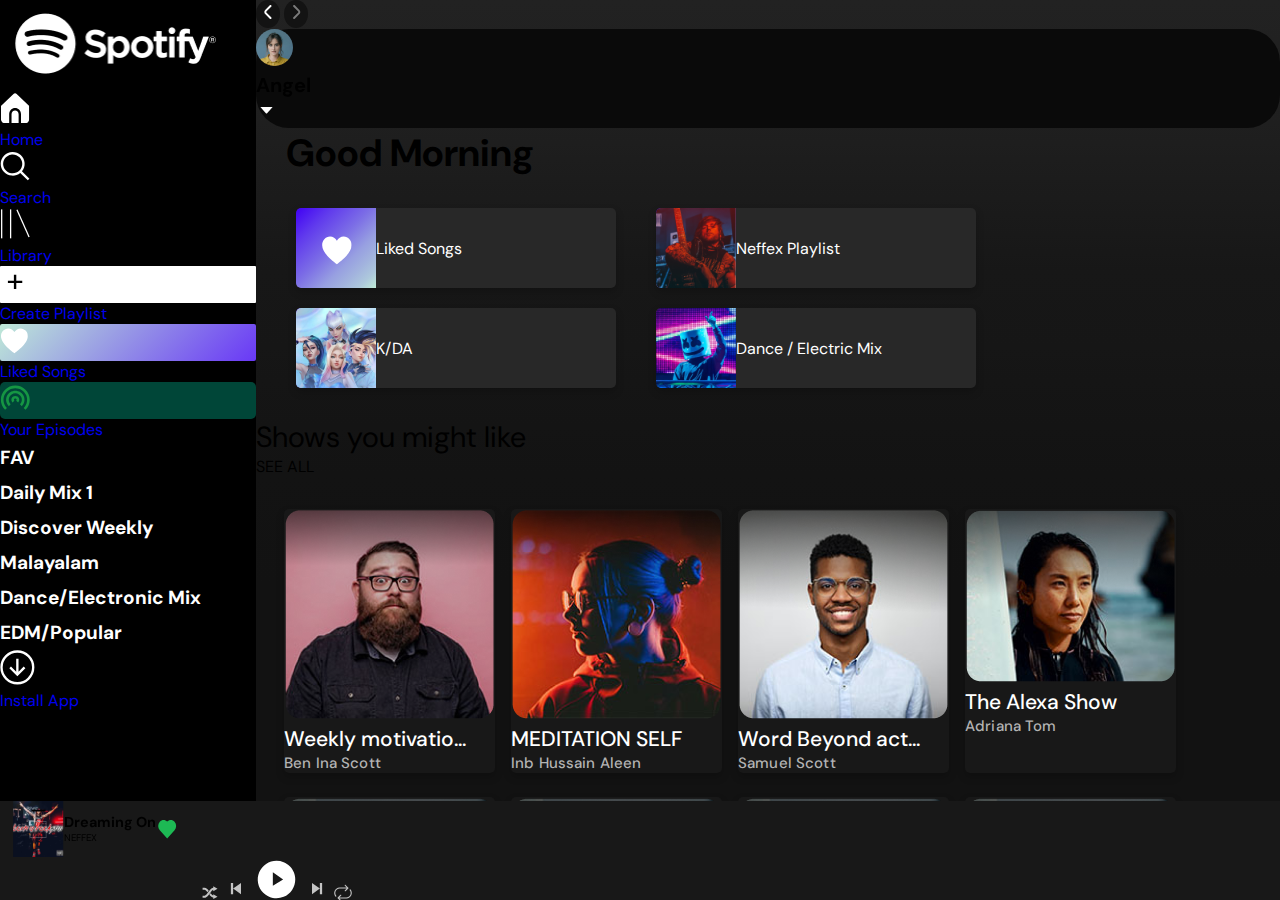
<file: index.html>
<!DOCTYPE html>
<html lang="en">
<head>
    <meta charset="UTF-8">
    <meta name="viewport" content="width=device-width, initial-scale=1.0">
    <link rel="icon" type="image/png" href="./images/download 1(1).png" sizes="18x18 34x34 50x50 66x66">
    <title>Spotify Clone</title>
    <link rel="Stylesheet" href="./style.css">
    <link
      rel="stylesheet" href="https://cdn.jsdelivr.net/npm/bootstrap@4.1.3/dist/css/bootstrap.min.css" integrity="sha384-MCw98/SFnGE8fJT3GXwEOngsV7Zt27NXFoaoApmYm81iuXoPkFOJwJ8ERdknLPMO" crossorigin="anonymous"/>
</head>
<body>
    <section class="home">
        <section class="left-rectangle">
            <section class="left-section">
                <div class="spotify-logo">
                    <img src="./images/Spotify logo.png" alt="spotify-logo" width="180vw"/>
                </div>
                <div class="left-option-top px-3">
                    <div class="my-home d-flex align-items-center my-1">
                        <img class="py-2" src="./images/home.svg"  width="29.645px" height="32.116px" flex-shrink: 0/>
                        <a href="#"><p class="text-white mb-0 mx-3 font-weight-bold">Home</p></a>
                    </div>
                    <div class="my-search d-flex align-items-center">
                        <img class="py-2" src="./images/01 align center.svg" width="29.645px" height="32.116px"/>
                        <a href="#"><p class="text-white mb-0 mx-3 font-weight-bold">Search</p></a>
                    </div>
                    <div class="my-library d-flex align-items-center ">
                        <img class="py-2" src="./images/library.svg" width="29.645px" height="32.116px"/>
                        <a href="./library.html"><p class="text-white mb-0 mx-3 font-weight-bold">Library</p></a>
                    </div>
                </div>
                
                <div class="left-side-middle my-3 px-3">
                    <div class="create-playlist d-flex align-items-center my-3">
                        <div class="playlist-bg">
                            <img class="py-2" src="./images/fi-ss-plus-small.svg" width="29.645px" height="32.116px">
                        </div>
                        <a href="#"><p class="text-white mb-0 mx-3 font-weight-bold">Create Playlist</p></a>
                    </div>

                    <div class="liked-song d-flex align-items-center my-3">
                        <div class="liked-song-bg">
                            <img class="py-2" src="./images/fi-ss-heart.svg" width="29.645px" height="32.116px">
                        </div>
                        <a href="#"><p class="text-white mb-0 mx-3 font-weight-bold">Liked Songs</p></a>
                    </div>

                    <div class="my-episodes d-flex align-items-center my-3">
                        <div class="my-episode-bg">
                            <img class="py-2" src="./images/Group.svg" width="29.645px" height="32.116px">
                        </div>
                        <a href="#"><p class="text-white mb-0 mx-3 font-weight-bold">Your Episodes</p></a>
                    </div>

                </div>

                <div class="left-side-bottom my-3 px-3">
                    <a class="option" href="#"><p>FAV</p></a>
                    <a class="option" href="#"><p>Daily Mix 1</p></a>
                    <a class="option" href="#"><p>Discover Weekly</p></a>
                    <a class="option" href="#"><p>Malayalam</p></a>
                    <a class="option" href="#"><p>Dance/Electronic Mix</p></a>
                    <a class="option" href="#"><p>EDM/Popular</p></a>
                </div>

                <div class="my-install px-3 mb-0 d-flex align-items-center">
                    <div class="install-img">
                        <img class="py-2" src="./images/grommet-icons_install-option.svg" width="35px" height="35px"/>
                    </div>    
                    <div class="text">
                        <a class="mb-0 text-white" href="#">
                                <p class="mb-0 px-3 font-weight-bold">Install App</p>
                        </a>
                    </div>
                </div>  

            </section>  
        </section>

        <section class="right-side-scroll">
            <section class="right-section">

                <header class="rs-header d-flex justify-content-between p-3">
                    <div>
                        <button class="left-btn"><img src="./images/fi-rr-angle-small-left.svg"></button>
                        <button class="right-btn"><img src="./images/fi-rr-angle-small-right.svg"></button>
                    </div>

                    <div class="login d-flex align-items-center profile-info py-1 pr-3 pl-1">
                        <img class="profile-img" src="./images/Ellipse 3.svg">
                        <p class="profile-name text-white mb-0 pl-2 mr-3">Angel</p>
                        <img src="./images/fi-ss-caret-down.svg" alt="down-arrow">
                    </div>
                </header>

                <section class="right-middle-section">
                    <p class="r-m-s-heading mb-0 text-white">Good Morning</p>
                    <div class="m-s-cards">
                        <div class="cards">
                            <div class="m-s-image liky-bg">
                                <img class="heart-pic" src="./images/fi-ss-heart.svg" width="33px" alt="liked songs">
                            </div>
                            <div class="m-s-cards-pic-text pl-4">Liked Songs</div>
                        </div>

                        <div class="cards">
                            <div class="m-s-image ">
                                <img  src="./images/r3.png" width="80px" height="80px" alt="Neffex Playlist">
                            </div>
                            <div class="m-s-cards-pic-text pl-4">Neffex Playlist</div>
                        </div>

                        <div class="cards">
                            <div class="m-s-image k-da">
                                <img  src="./images/r4.png" width="80px" height="80px" alt="K/DA image">
                            </div>
                            <div class="m-s-cards-pic-text pl-4">K/DA</div>
                        </div>

                        <div class="cards">
                            <div class="m-s-image ed-mix">
                                <img  src="./images/r5.jpg" width="80px" height="80px" alt="mix songs">
                            </div>
                            <div class="m-s-cards-pic-text pl-4">Dance / Electric Mix</div>
                        </div>


                    </div> 
                </section>

                <section class="d-flex justify-content-between align-items-center text-white px-4">
                    <p class="show-like font-weight-bold fs-5">Shows you might like</p>
                    <p class="see-all font-weight-bold mr-3">SEE ALL</p>
                </section>

                <section class="playlist">
                    <div class="playlist-card">
                        <img class="p-3" src="./images/last1.png" alt="weekly motivation">
                        <div class="pic-info text-white pl-3">
                            <p class="card-heading">Weekly motivatio...</p>
                            <p class="card-artist mb-1">Ben Ina Scott</p>
                        </div>
                    </div>

                    
                    <div class="playlist-card">
                        <img class="p-3" src="./images/last2.png" alt="weekly motivation">
                        <div class="pic-info text-white pl-3">
                            <p class="card-heading">MEDITATION SELF</p>
                            <p class="card-artist mb-1">Inb Hussain Aleen</p>
                        </div>
                    </div>

                  <div class="playlist-card">
                    <img class="p-3" src="./images/last3.png" alt="weekly motivation">
                    <div class="pic-info text-white pl-3">
                        <p class="card-heading">Word Beyond act...</p>
                        <p class="card-artist mb-1">Samuel Scott</p>
                    </div>
                  </div>

                  <div class="playlist-card">
                    <img class="p-3" src="./images/last5.png" alt="weekly motivation">
                    <div class="pic-info text-white pl-3">
                        <p class="card-heading">The Alexa Show</p>
                        <p class="card-artist mb-1">Adriana Tom</p>
                    </div>
                  </div>

                  <div class="playlist-card">
                    <img class="p-3" src="./images/last5.png" alt="weekly motivation">
                    <div class="pic-info text-white pl-3">
                        <p class="card-heading">The Alexa Show</p>
                        <p class="card-artist mb-1">Adriana Tom</p>
                    </div>
                  </div>

                  <div class="playlist-card">
                    <img class="p-3" src="./images/last5.png" alt="weekly motivation">
                    <div class="pic-info text-white pl-3">
                        <p class="card-heading">The Alexa Show</p>
                        <p class="card-artist mb-1">Adriana Tom</p>
                    </div>
                  </div>

                  <div class="playlist-card">
                    <img class="p-3" src="./images/last5.png" alt="weekly motivation">
                    <div class="pic-info text-white pl-3">
                        <p class="card-heading">The Alexa Show</p>
                        <p class="card-artist mb-1">Adriana Tom</p>
                    </div>
                  </div>

                  <div class="playlist-card">
                    <img class="p-3" src="./images/last5.png" alt="weekly motivation">
                    <div class="pic-info text-white pl-3">
                        <p class="card-heading">The Alexa Show</p>
                        <p class="card-artist mb-1">Adriana Tom</p>
                    </div>
                  </div>

                </section>


            </section>
        </section>


        <section class="music-controls d-flex justify-content-between align-items-center px-3">
          
           <div class="music-controls-left-side">
            <img  class="m-c-album" src="./images/Rectangle 20.png" alt="dreaming on cover">
            <div class="album-info px-3">
                <h5 class="album-name font-weight-bold text-white mb-0">Dreaming On</h5>
                <p class="album-artist mb-0 text-white">NEFFEX</p>
            </div>
            <img class="like" src="./images/bx_bxs-heart.svg" alt="like icon">
           </div>

           <div class="music-controls-middle ">
            <div class="music-controls-mid-top ">
                <img class="shuffle" src="./images/raphael_shuffle.svg" alt="shuffle">
                <img class="previous" src="./images/bx_bx-skip-previous (1).svg" alt="previous">
                <img class="play-pause" src="./images/gridicons_play.svg" alt="play-pause">
                <img class="next" src="./images/bx_bx-skip-previous.svg" alt="next">
                <img class="repeat" src="./images/repeat.svg" alt="repeat">
            </div>

            <div class="music-controls-mid-bottom d-flex align-items-center">
               <p class="text-white">0:00</p>
               <img src="./images/Rectangle 19.png">
               <p class="text-white">2:49</p>
            </div>
           </div>

           <div class="music-controls-right-side d-flex align-items-center">
            <img src="./images/ph_microphone-stage.svg">
            <img src="./images/carbon_query-queue.svg">
            <img src="./images/carbon_laptop.svg">
            <img src="./images/speaker.svg">
            <img src="./images/extent.svg">

           </div>

        </section>
    </section>

    <script
    src="https://code.jquery.com/jquery-3.3.1.slim.min.js"
    integrity="sha384-q8i/X+965DzO0rT7abK41JStQIAqVgRVzpbzo5smXKp4YfRvH+8abtTE1Pi6jizo"
    crossorigin="anonymous"
  ></script>
  <script
    src="https://cdn.jsdelivr.net/npm/popper.js@1.14.3/dist/umd/popper.min.js"
    integrity="sha384-ZMP7rVo3mIykV+2+9J3UJ46jBk0WLaUAdn689aCwoqbBJiSnjAK/l8WvCWPIPm49"
    crossorigin="anonymous"
  ></script>
  <script
    src="https://cdn.jsdelivr.net/npm/bootstrap@4.1.3/dist/js/bootstrap.min.js"
    integrity="sha384-ChfqqxuZUCnJSK3+MXmPNIyE6ZbWh2IMqE241rYiqJxyMiZ6OW/JmZQ5stwEULTy"
    crossorigin="anonymous"
  ></script>
   
</body>
</html>
</file>
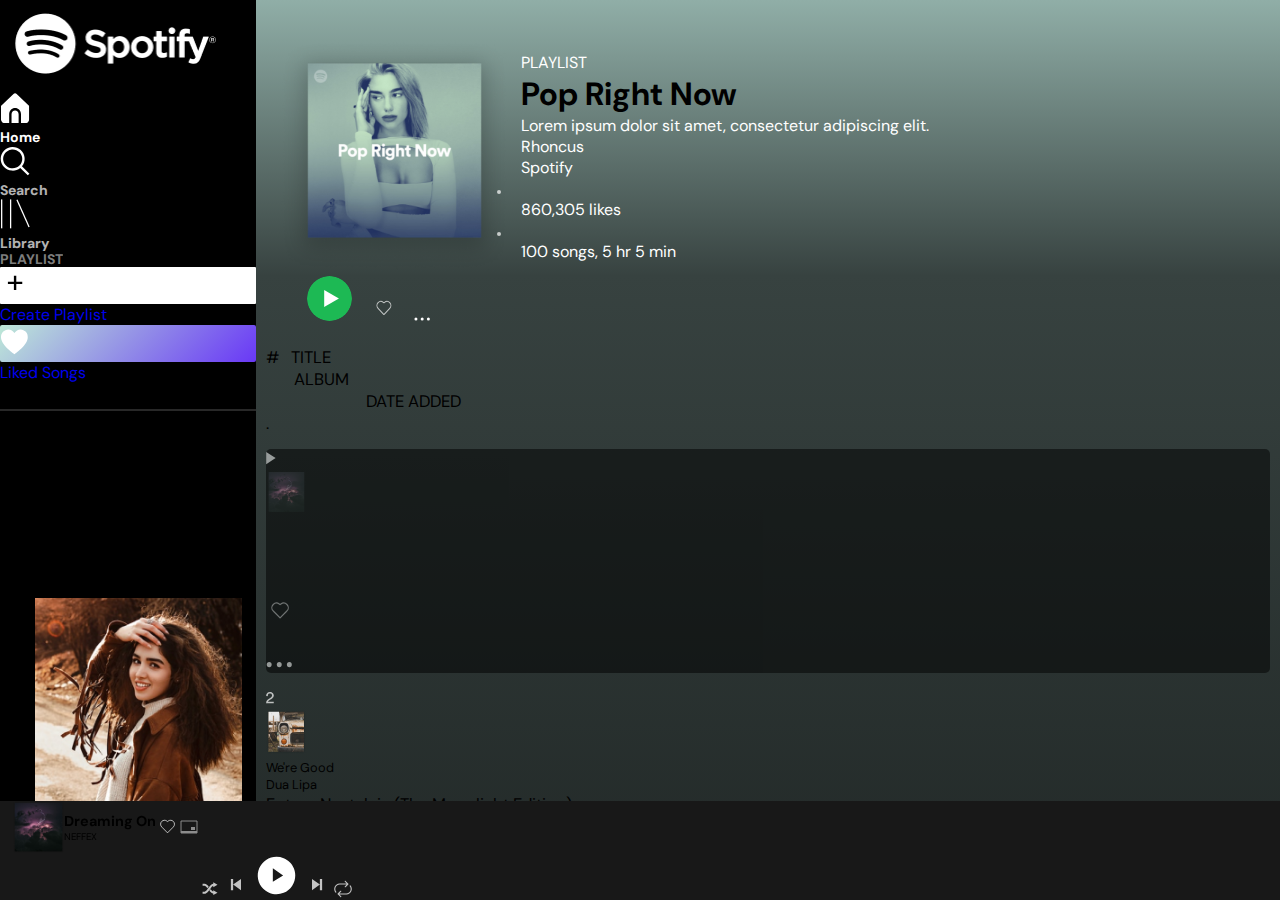
<file: library.html>
<!DOCTYPE html>
<html lang="en">
<head>
    <meta charset="UTF-8">
    <meta name="viewport" content="width=device-width, initial-scale=1.0">
    <title>Spotify Playlist</title>
    <link rel="icon" type="image/png" href="./images/download 1(1).png" sizes="18x18 34x34 50x50 66x66">
    <link rel="stylesheet" href="style.css" />
    <link rel="stylesheet" href="https://cdn.jsdelivr.net/npm/bootstrap@4.1.3/dist/css/bootstrap.min.css" integrity="sha384-MCw98/SFnGE8fJT3GXwEOngsV7Zt27NXFoaoApmYm81iuXoPkFOJwJ8ERdknLPMO" crossorigin="anonymous" />
</head>
<body>
    <section class="home">
       
        <section class="left-rectangle">
            <section class="left-section left-section-playlist pt-3 ">
                <div class="spotify-logo">
                    <img src="./images/Spotify logo.png" alt="spotify-logo" width="180vw"/>
                </div>
                <div class="left-option-top px-3">

                    <div class="my-home d-flex align-items-center my-1">
                        <img class="py-2" src="./images/home.svg"  width="29.645px" height="32.116px" >
                        <a href="./index.html"><p class="playlist-left-top-home mb-0 mx-3 font-weight-bold">Home</p></a>
                    </div>

                    <div class="my-search d-flex align-items-center">
                        <img class="py-2" src="./images/01 align center.svg" width="29.645px" height="32.116px"/>
                        <a href="#"><p class="playlist-left-top mb-0 mx-3 font-weight-bold">Search</p></a>
                    </div>

                    <div class="my-library d-flex align-items-center ">
                        <img class="py-2" src="./images/library.svg" width="29.645px" height="32.116px"/>
                        <a href="./library.html"><p class="playlist-left-top mb-0 mx-3 font-weight-bold">Library</p></a>
                    </div>
                </div>
                
                <div class="left-side-middle my-3 px-3">
                    <p  class="playlist-text">PLAYLIST</p>
                    <div class="create-playlist d-flex align-items-center my-3">
                        <div class="playlist-bg">
                            <img class="py-2" src="./images/fi-ss-plus-small.svg" width="29.645px" height="32.116px">
                        </div>
                        <a href="#"><p class="text-white mb-0 mx-3 font-weight-bold">Create Playlist</p></a>
                    </div>

                    <div class="liked-song d-flex align-items-center my-3">
                        <div class="liked-song-bg">
                            <img class="py-2" src="./images/fi-ss-heart.svg" width="29.645px" height="32.116px">
                        </div>
                        <a href="#"><p class="text-white mb-0 mx-3 font-weight-bold">Liked Songs</p></a>
                    </div>
                    <div class="horizontal-line"></div>
                </div>

                <div class="album-girl">
                    <img src="./images/album art.png"  width: 230px;
                    height: 230px; alt="album cover">
                </div>
                    
                    
            </section>  
        </section>
      
                  
      <section class="right-scroll-down">
        <section class="right-section playlist-right-section">
          <section class="playlist-top-side">
            <div class="playlist-top-side-girl">
              <img
                src="./images/dua lipa.png"
                width="231px"
                height="232px"
                alt="Playlist album photo"
              />
            </div>
            <div class="playlist-top-side-info">
              <p>PLAYLIST</p>
              <h1 class="font-weight-bold text-white">Pop Right Now</h1>
              <p>
                Lorem ipsum dolor sit amet, consectetur adipiscing elit. Rhoncus
              </p>
              <div class="more-info d-flex align-items-center mb-3 text-white">
                <p class="mb-0 font-weight-bold">Spotify</p>
                <img class="px-2" src="./images/Ellipse 8.svg" />
                <p class="mb-0">860,305 likes</p>
                <img class="mx-2" src="./images/Ellipse 8.svg" />
                <p class="mb-0">100 songs, 5 hr 5 min</p>
              </div>
            </div>
          </section>

          <section class="playlist-row-2">
            <div class="play-all">
              <img
                class="thumb_play"
                src="./images/thumb_play.svg"
                alt="play all"
              />
              <img class="heart" src="./images/heart white.svg" alt="like" />
              <img class="more" src="./images/Group 13.svg" alt="more" />
            </div>

            <div
              class="table-head text-white d-flex justify-content-between align-items-center"
            >
              <p># &nbsp; TITLE</p>
              <p>&nbsp;&nbsp;&nbsp;&nbsp;&nbsp;&nbsp;&nbsp;ALBUM</p>
              <p class="pl-5">   &nbsp;&nbsp;&nbsp;&nbsp;&nbsp;&nbsp;&nbsp;&nbsp;&nbsp;&nbsp;&nbsp;&nbsp;&nbsp;   &nbsp;&nbsp;&nbsp;&nbsp;&nbsp; &nbsp;&nbsp;&nbsp;&nbsp; DATE ADDED</p>
              <p>.</p>
            </div>

            <div
              id="first-song"
              class="table-body mb-1 d-flex align-items-center justify-content-between text-white"
            >
              <div class="body-1 d-flex align-items-center">
                <div class="play-button">
                  <img class="" src="./images/Polygon 2.svg" />
                </div>
                <div class="song-image">
                  <img src="./images/song.png" />
                </div>
                <div class="singer-details">
                  <p class="mb-0">We're Good</p>
                  <p class="mb-0">Dua Lipa</p>
                </div>
              </div>
              <div class="body-2">
                <p>&nbsp;&nbsp;&nbsp;&nbsp;&nbsp;Future Nostalgia (The Moonlight Edition)</p>
              </div>
              <div class="body-3">
                <p>&nbsp;&nbsp;&nbsp;&nbsp;&nbsp;&nbsp;&nbsp;09/08/2023</p>
              </div>
              <div class="body-4 d-flex align-items-center">
                <img src="./images/heart white.svg" />
                <p class="mb-0">2:49</p>
                <img src="./images/Group 13.svg" />
              </div>
            </div>
           
            <div
              class="table-body mb-1 d-flex align-items-center justify-content-between text-white"
            >
              <div class="body-1 d-flex align-items-center">
                <div class="play-button">
                    <img class="" src="./images/2.png" />
                </div>
                <div class="">
                  <img src="./images/song1.png" />
                </div>
                <div class="singer-details">
                  <p class="mb-0">We're Good</p>
                  <p class="mb-0">Dua Lipa</p>
                </div>
              </div>
              <div class="body-2">
                <p>Future Nostalgia (The Moonlight Edition)</p>
              </div>
              <div class="body-3">
                <p>09/08/2023</p>
              </div>
              <div class="body-4 d-flex align-items-center">
                
                <p class="mb-0">2:49</p>
                <img src="./images/Group 13.svg" />
              </div>
            </div>
            <div
              class="table-body mb-1 d-flex align-items-center justify-content-between text-white"
            >
              <div class="body-1 d-flex align-items-center">
                <div class="play-button">
                    <img class="" src="./images/2.png" />
                </div>
                <div class="song-image">
                  <img src="./images/song1.png" />
                </div>
                <div class="singer-details">
                  <p class="mb-0">We're Good</p>
                  <p class="mb-0">Dua Lipa</p>
                </div>
              </div>
              <div class="body-2">
                <p>Future Nostalgia (The Moonlight Edition)</p>
              </div>
              <div class="body-3">
                <p>08/09/2023</p>
              </div>
              <div class="body-4 d-flex align-items-center">
                
                <p class="mb-0">2:49</p>
                <img src="./images/Group 13.svg" />
              </div>
            </div>
            <div
              class="table-body mb-1 d-flex align-items-center justify-content-between text-white"
            >
              <div class="body-1 d-flex align-items-center">
                <div class="play-button">
                    <img class="" src="./images/2.png" />
                </div>
                <div class="song-image">
                  <img src="./images/song1.png" />
                </div>
                <div class="singer-details">
                  <p class="mb-0">We're Good</p>
                  <p class="mb-0">Dua Lipa</p>
                </div>
              </div>
              <div class="body-2">
                <p>Future Nostalgia (The Moonlight Edition)</p>
              </div>
              <div class="body-3">
                <p>09/09/2023</p>
              </div>
              <div class="body-4 d-flex align-items-center">
                
                <p class="mb-0">2:49</p>
                <img src="./images/Group 13.svg" />
              </div>
            </div>
            <div
              class="table-body mb-1 d-flex align-items-center justify-content-between text-white"
            >
              <div class="body-1 d-flex align-items-center">
                <div class="play-button">
                    <img class="" src="./images/2.png" />
                </div>
                <div class="song-image">
                  <img src="./images/song1.png" />
                </div>
                <div class="singer-details">
                  <p class="mb-0">We're Good</p>
                  <p class="mb-0">Dua Lipa</p>
                </div>
              </div>
              <div class="body-2">
                <p>Future Nostalgia (The Moonlight Edition)</p>
              </div>
              <div class="body-3">
                <p>09/09/2023</p>
              </div>
              <div class="body-4 d-flex align-items-center">
                
                <p class="mb-0">2:49</p>
                <img src="./images/Group 13.svg" />
              </div>
            </div>

            <div
            class="table-body mb-1 d-flex align-items-center justify-content-between text-white"
          >
            <div class="body-1 d-flex align-items-center">
              <div class="play-button">
                  <img class="" src="./images/2.png" />
              </div>
              <div class="song-image">
                <img src="./images/song1.png" />
              </div>
              <div class="singer-details">
                <p class="mb-0">We're Good</p>
                <p class="mb-0">Dua Lipa</p>
              </div>
            </div>
            <div class="body-2">
              <p>Future Nostalgia (The Moonlight Edition)</p>
            </div>
            <div class="body-3">
              <p>09/09/2023</p>
            </div>
            <div class="body-4 d-flex align-items-center">
              
              <p class="mb-0">2:49</p>
              <img src="./images/Group 13.svg" />
            </div>
          </div>

            <div
              class="table-body mb-1 d-flex align-items-center justify-content-between text-white"
            >
              <div class="body-1 d-flex align-items-center">
                <div class="play-button">
                    <img class="" src="./images/2.png" />
                </div>
                <div class="song-image">
                  <img src="./images/song1.png" />
                </div>
                <div class="singer-details">
                  <p class="mb-0">We're Good</p>
                  <p class="mb-0">Dua Lipa</p>
                </div>
              </div>
              <div class="body-2">
                <p>Future Nostalgia (The Moonlight Edition)</p>
              </div>
              <div class="body-3">
                <p>09/09/2023</p>
              </div>
              <div class="body-4 d-flex align-items-center">
                
                <p class="mb-0">2:49</p>
                <img src="./images/Group 13.svg" />
              </div>
            </div>

            
          </section>
        </section>
      </section>
    </section>

    <section class="music-controls d-flex justify-content-between align-items-center px-3">
          
        <div class="music-controls-left-side">
         <img  class="m-c-album" src="./images/Rectangle 9.png" alt="dreaming on cover">
         <div class="album-info px-3">
             <h5 class="album-name font-weight-bold text-white mb-0">Dreaming On</h5>
             <p class="album-artist mb-0 text-white">NEFFEX</p>
         </div>
         <img class="like" src="./images/heart.svg" alt="like icon">
         <img class="box" src="./images/Group 3.svg" alt="like icon">
        </div>

        <div class="music-controls-middle ">
         <div class="music-controls-mid-top ">
             <img class="shuffle" src="./images/raphael_shuffle.svg" alt="shuffle">
             <img class="previous" src="./images/bx_bx-skip-previous (1).svg" alt="previous">
             <img class="play-pause" src="./images/gridicons_play.svg" alt="play-pause">
             <img class="next" src="./images/bx_bx-skip-previous.svg" alt="next">
             <img class="repeat" src="./images/repeat.svg" alt="repeat">
         </div>

         <div class="music-controls-mid-bottom ">
            <p class="text-white">0:00</p>
            <img src="./images/Rectangle 19.png">
            <p class="text-white">2:49</p>
         </div>
        </div>

        <div class="music-controls-right-side ">
         <img src="./images/Group 9.svg" alt="controls">

        </div>

     </section>
        
    </section>
    
</body>
</html>
</file>
<file: style.css>
@import url("https://fonts.googleapis.com/css2?family=DM+Sans:opsz@9..40&display=swap");
* {
    margin: 0px;
    padding: 0px;
    font-family: DM sans !important;
    text-decoration: none !important;
  }
  .left-rectangle{
   
    overflow-y:auto ;
    overflow: hidden;
    /*position: fixed;*/
  }

  .home {
    display: flex;
    width: 100%;
    height: 90vh;
  }

  .left-section {
    display: flex;
    flex-direction: column;
    flex: 1;
    width: 20vw;
    background-color: #000;
    height: 90vh;
    overflow: hidden;
    overflow-y:auto ;
    overflow: hidden;
  }

  .spotify-logo > img {
    width: 16vw;
    margin: 5%;
  }

  .my-home > p {
    font-size: 19px;
    font-weight: 700;
  }
  .my-home:hover,
  .my-search:hover,
  .my-library:hover {
    background-color: #282828;
    border-radius: 6px;
  }

  .playlist-bg{
    border-radius: 1px;
    background: #fff;
  }

  .liked-song-bg{
    background: linear-gradient(315deg,#6938f6,#bee9d7);
    border-radius: 2px;
  }
  .my-episode-bg{
    border-radius: 5px;
    background: #004638;
  }

  .left-side-bottom > a > p {
    font-size: 19px;
    font-weight: 700;
    margin-bottom: 10px;
    line-height: 35px; 
    color:  white;
  }
  

  
  ::-webkit-scrollbar{
    display: none;
  }

  .right-side-scroll{
    overflow-y: scroll;
    /*margin-left: 309px;*/
   
  }


  .right-section{
    display: flex;
    overflow: hidden;
    width: 80vw;
    flex-direction: column;
    flex: 4;
    background: linear-gradient(180deg, #222 0%, #1F1F1F 11.64%, #171717 25.66%, #161616 32.94%, #151515 35.98%, #131313 44.89%, #121212 55.22%, #121212 75.34%, #121212 85.45%, rgba(18, 18, 18, 0.00) 100%);

  
  }

  .left-btn,
  .right-btn{
    border: none;
    cursor: pointer;
    border-radius: 50%;
    background-color: #131313;
  }

  .rs-header{
    position: sticky;
    top: 0px;
    height: auto;
    cursor: pointer;
    
    
  }

.login{
    border-radius: 33px;
    background-color: #0a0a0a;
    font-size: 20px;
    font-weight: 700;
}

.m-s-cards{
    display: flex;
    flex-wrap: wrap;
    align-items: center;
    padding: 20px;
    color: white;
    overflow: hidden;
}

.cards{
    display: flex;
    align-items: center;
    width: 320px;
    height: 80px;
    margin: 10px 20px;
    background-color: #282828;
    border-radius: 5px;
    box-shadow: 0 4px 8px 0 rgba(0,0,0,0.2);
    overflow: hidden;
    transition: all 0.5s ease;
}

.card:hover{
    box-shadow: 0px 0px 10px rgb(155,159,155);
    scale: 1.2;
    transform: translate(5px,0px);
}

.r-m-s-heading{
    font-size: 38px;
    font-weight: 700;
    margin-left: 30px;
}

.m-s-image{
    overflow: hidden;
    width: 80px;
    height: 80px;
    border-radius: 4px 0px 0px 4px;
    background: linear-gradient(
        135deg,
        #4000f4 0%,
        #603aed 22.48%,
        #7c6ee6 46.93%,
        #979fe1 65.71%,
        #a2b3de 77.68%,
        #adc8dc 88.93%,
        #c0ecd7 100%
    );
}

.heart-pic{
    margin: 25px;

}

.right-middle-section{
    overflow-y: scroll;
}

.show-like{
    font-size: 29px;
}

.playlist{
    display: flex;
    justify-content: start;
    flex-wrap: wrap;
    padding: 20px;
    color: white;
    overflow: hidden;
    width: 100%;
}

.playlist-card{
    background-color: #181818;
    border-radius: 5px;
    overflow: hidden;
    margin:12px 8px;
    box-shadow: 0 4px 8px 0 rgba(0,0,0,0.2);
    transition: all 0.8s ease;
}

.playlist-card:hover{
    box-shadow: 0px 0px 20px #1ed760;
    scale: 1.05;
}

.playlist-card > img{
    border: 1px solid rgba(18, 18, 18, 0);
}

.card-heading{
    font-size: 21px;
    font-weight: 500;
}

.card-artist{
    color: #b3b3b3;
    font-size: 15px;
    font-weight: 500;
    letter-spacing: 0.15px;
}

.music-controls{
    width: 100%;
    height: 11vh;
    background-color: #181818;
    position: fixed;
    bottom: 0;
    left:0;
}

.music-controls-left-side{
    display: flex;
    align-items: center;
    justify-content: flex-start;
    margin-left: 1vw;
    width: 20vw;
}

.album-info >h5{
  font-size: 90%;
}

.album-info >p{
    font-size: 60%;
}

.music-controls-middle{
    display: flex;
    align-items: center;
    flex-direction: column;
    justify-content: center;
    width: 40%;
    margin-left: 20px ;
   
}

.music-controls-middle-top{
    display: flex;
    align-items: center;
  flex-wrap: wrap;
  gap: 10px;
  cursor: pointer;
}

.shuffle{
    height: 2vh;
   /* margin-left:236px ;*/
}

.previous{
    height: 3vh;
}

.play-pause{
    height: 5vh;
}

.next{
    height: 3vh;
}

.repeat{
  height: 2vh;
}

.music-controls-mid-bottom{ 
    display: flex;
    align-items: center;
    font-size: 10px !important ;
    justify-content: center;
    gap: 10px;
    cursor: pointer;
}

.music-controls-mid-bottom >p{
    font-size: 14px;
}

.music-controls-mid-bottom >img{
    width: 80%;
    align-items: center;
}
.m-c-album{
    width: 20%;
}

.music-controls-right-side{
    display: flex;
    align-items: center;
    width: 25%;
    justify-content: center;
    gap: 10px;
    cursor: pointer;
}




/***** library page********/

.playlist-text {
    color: #b3b3b3;
    font-size: 14px;
    font-weight: 700;
    line-height: 16px; /* 133.333% */
    opacity: 0.699999988079071;
  }
  #creating-playlist-div > a > p {
    color: #fff;
    font-size: 14px;
    font-weight: 700;
    line-height: 16px; /* 114.286% */
    opacity: 0.699999988079071;
  }
  #creating-playlist-div {
    margin-top: 10px;
  }
  .playlist-left-top-home {
    color: #fff;
    font-family: Circular Std;
    font-size: 14px;
    font-style: normal;
    font-weight: 700;
    line-height: 16px; /* 114.286% */
  }
  .playlist-left-top {
    color: #fff;
    font-size: 14px;
    font-weight: 700;
    line-height: 16px; /* 114.286% */
    opacity: 0.699999988079071;
  }
  .left-options-middle-row {
    margin: 5%;
  }
  .horizontal-line {
    border-bottom: 2px solid #282828;
    padding-top: 10%;
  }
  
  .left-section-playlist {
    position: relative;
    overflow-y:auto ;
    overflow: hidden;
  }
  
  .right-scroll-down{
    overflow-y: scroll;
    /*margin-left: 309px;*/
   
  }

  .album-girl {
    position: absolute;
    bottom: 0;
  }
  .album-girl > img {
    padding-left: 15%;
    width: 90%;
    height: 40%;
  }
  
  .playlist-right-section {
    background: none;
  }
  .playlist-top-side {
    height: 40%;
    background: black;
    display: flex;
    flex-wrap: wrap;
    align-items: end;
    padding-top: 3vw;
    background: linear-gradient(180deg, #90aea7 0%, #374240);
  }
  .playlist-top-side-girl > img {
    /* width: 85%; */
    height: 40%;
    padding-left: 10%;
    /* padding-top: 15vh; */
  }
  .playlist-top-side-info {
    padding-top: auto;
    margin-bottom: 1.4%;
    padding-left: 10px;
  }
  .playlist-top-side-info > p,
  .more-info > p {
    color: #fff;
    font-weight: 400;
    margin-bottom: 0;
    font-size: 16px;
    padding-left: 5%;
  }
  .playlist-top-side-info > h1 {
    font-size: 32px;
    padding-left: 5%;
  }
  .playlist-row-2 {
    background: linear-gradient(180deg, #374240, black);
  }
  .thumb_play {
    border-radius: 50%;
    height: 45px;
    margin-left: 5%;
  }
  .heart {
    height: 25px;
    padding-inline: 1.5%;
  }
  .play-all {
    margin-bottom: 20px;
  }
  p {
    margin-bottom: 0 !important;
  }
  .singer-details {
    font-size: 1vw;
  }
  .body-2 > p,
  .body-3 > p,
  .body-4 > p,
  .table-head > p {
    font-size: 1.3vw;
  }
  .body-4 > img {
    width: 2vw;
  }
  .table-body,
  .table-head {
    margin-inline: 1%;
    margin-top: 15px;
    transition: all 0.3s ease;
  }
  .body-1,
  .body-4 {
    gap: 5px;
  }
  #first-song {
    background-color: #000;
    opacity: 0.5;
    border-radius: 5px;
  }
  
  .table-body:hover {
    box-shadow: 0px 0px 7px #35e3c0;
    /* border: 1px solid #35e3c0; */
    box-sizing: border-box;
    border-radius: 6px;
    cursor: pointer;
  }
  
  @media screen and (max-width: 1024px) {
    .music-player-right-section {
      display: none;
    }
    .music-player-mid-section {
      align-self: center;
      width: 80%;
    }
  }
  
  @media screen and (max-width: 950px) {
    .featured-cards {
      justify-content: center;
    }
    .playlist-grid {
      justify-content: center;
    }
  }
  
  @media screen and (max-width: 769px) {
    .spotify-logo > img {
      padding-left: 0px;
      padding-right: 5px;
      width: 24vw;
    }
    .left-section {
      width: 33.33vw;
    }
    .right-section {
      width: 66.66vw;
    }
    .mid-bottom > img {
      width: 60%;
    }
  }
  
  @media screen and (max-width: 500px) {
    .green-like,
    .my-album-details {
      display: none;
    }
    .music-player-album {
      width: 50px;
    }
    
    .music-player-mid-section {
      width: 100%;
    }
    .who-is-this {
      width: 60px;
      height: 30px;
    }
    .profile-pic {
      width: 60%;
      padding: auto;
    }
  
    .profile-name {
      display: none;
    }
  
    .featured-cards {
      display: flex;
      flex-direction: column;
    }
    .cards {
      width: 80%;
      margin-inline: 0px;
      padding-inline: 0px;
    }
  }
  
  @media screen and (max-width: 400px) {
    .featured-cards-heading {
      font-size: x-large;
    }
    .right-section {
      padding-left: 0;
      margin-left: 0;
    }
    .playlist-grid {
      padding-left: 0px;
    }
    .playlist-card {
      height: auto;
      width: 220px;
    }
    .playlist-card > img {
      width: 220px;
      height: auto;
    }
    .cards {
      height: 70px;
    }
    .like-shows {
      font-size: medium;
    }
    .see-all {
      font-size: small;
    }
    .featured-cards-image > img {
      width: 80px;
    }
    .featured-cards-image-text {
      font-size: 13px;
    }
    .heart-image {
      margin-inline: 0px;
    }
  }
  
  @media screen and (max-width: 321px) {
    .playlist-card > img {
      width: 150px;
      height: 150px;
    }
    .playlist-card {
      width: 80%;
      padding: 0px;
    }
    .liky-bg {
      width: 70px;
    }
    .k-da {
      width: 70px;
    }
    .ed-mix {
      width: 100px;
    }
    .ed-mix-text {
      padding: 0px;
    }
    .cards {
      width: 100%;
    }
  }
</file>
